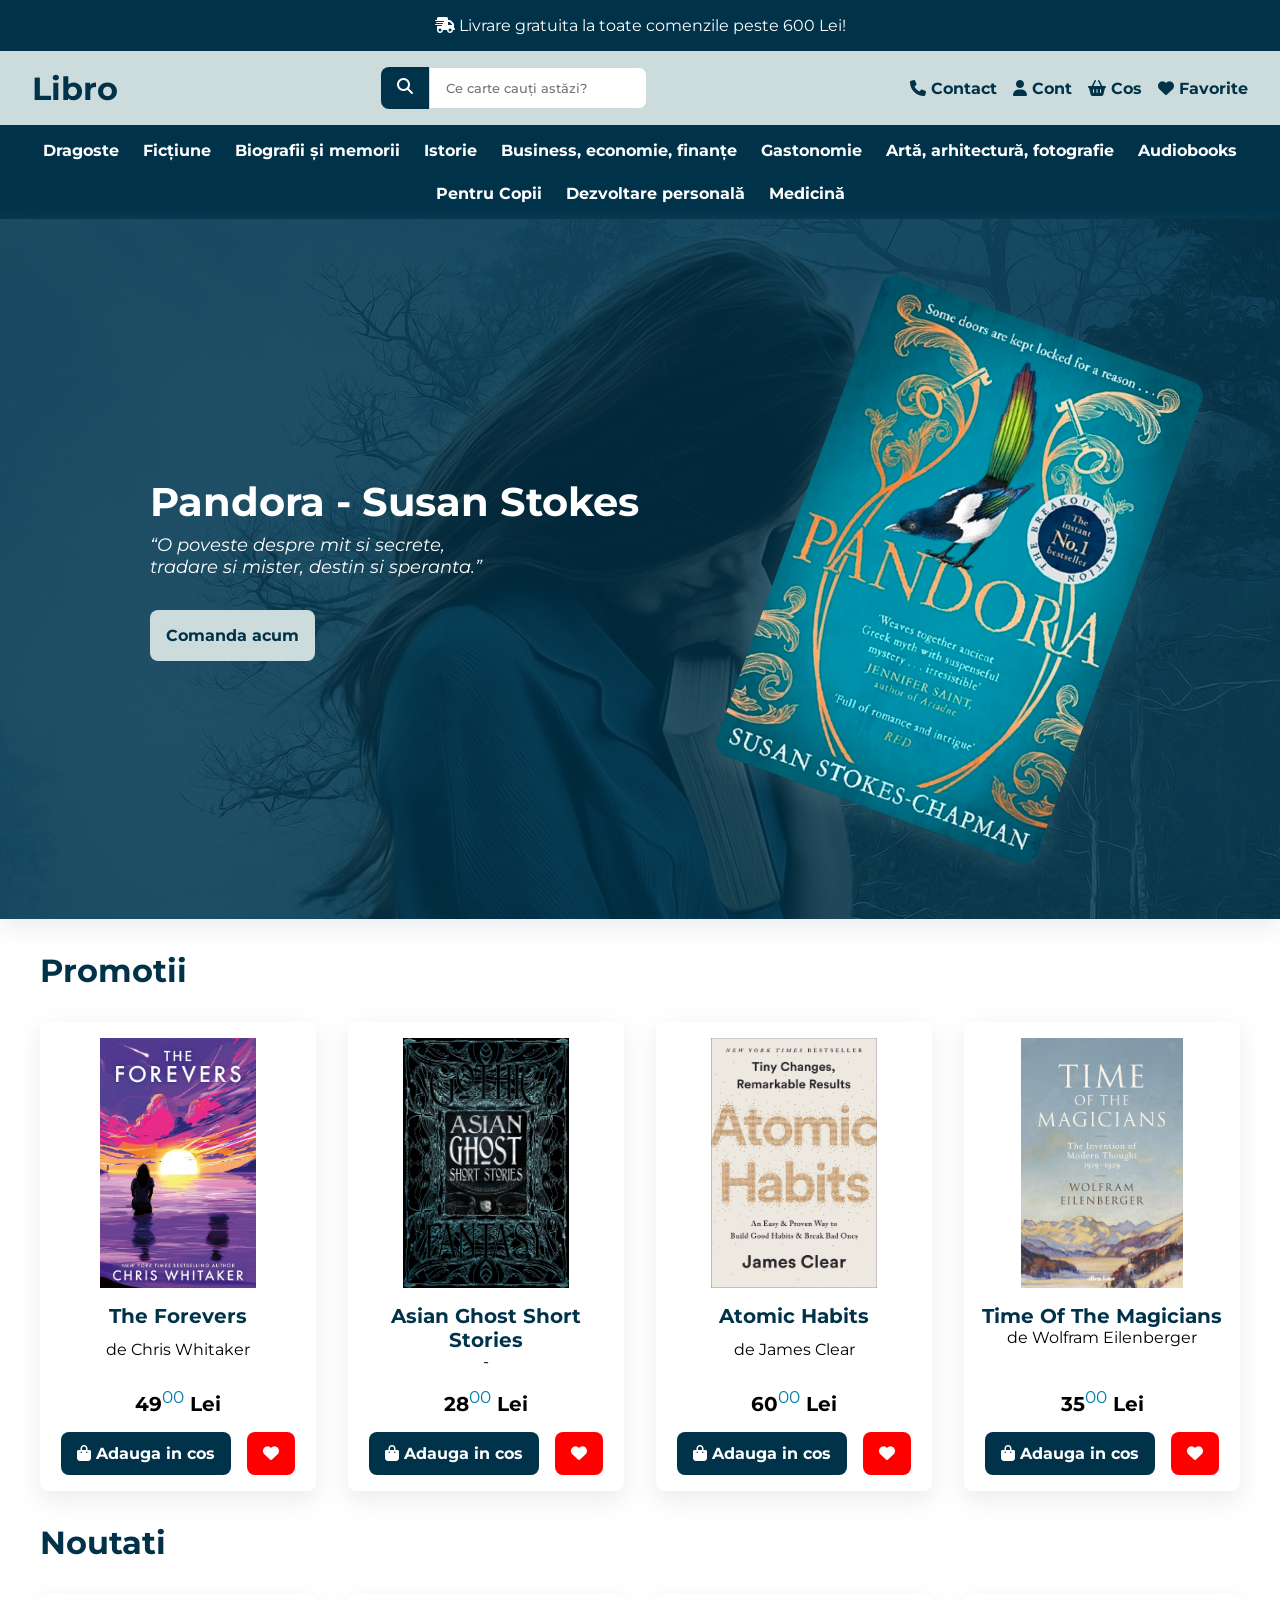
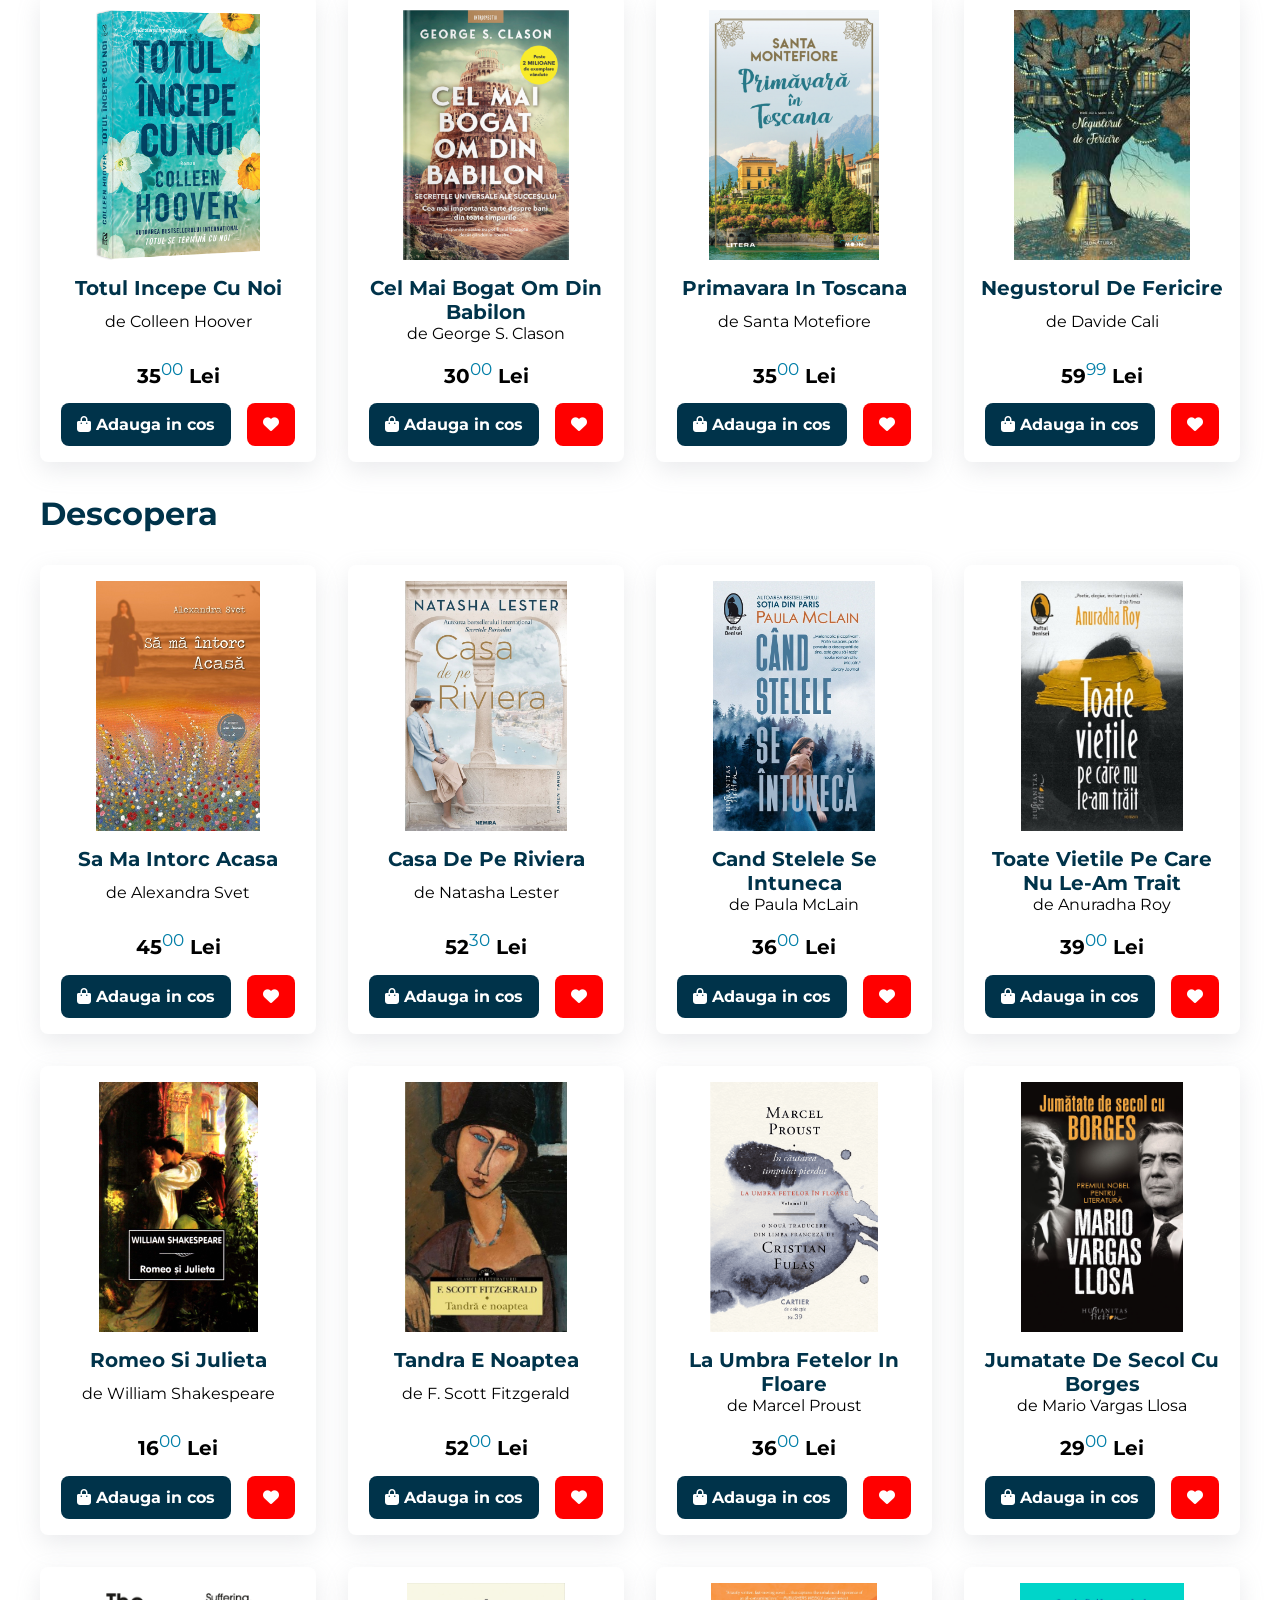
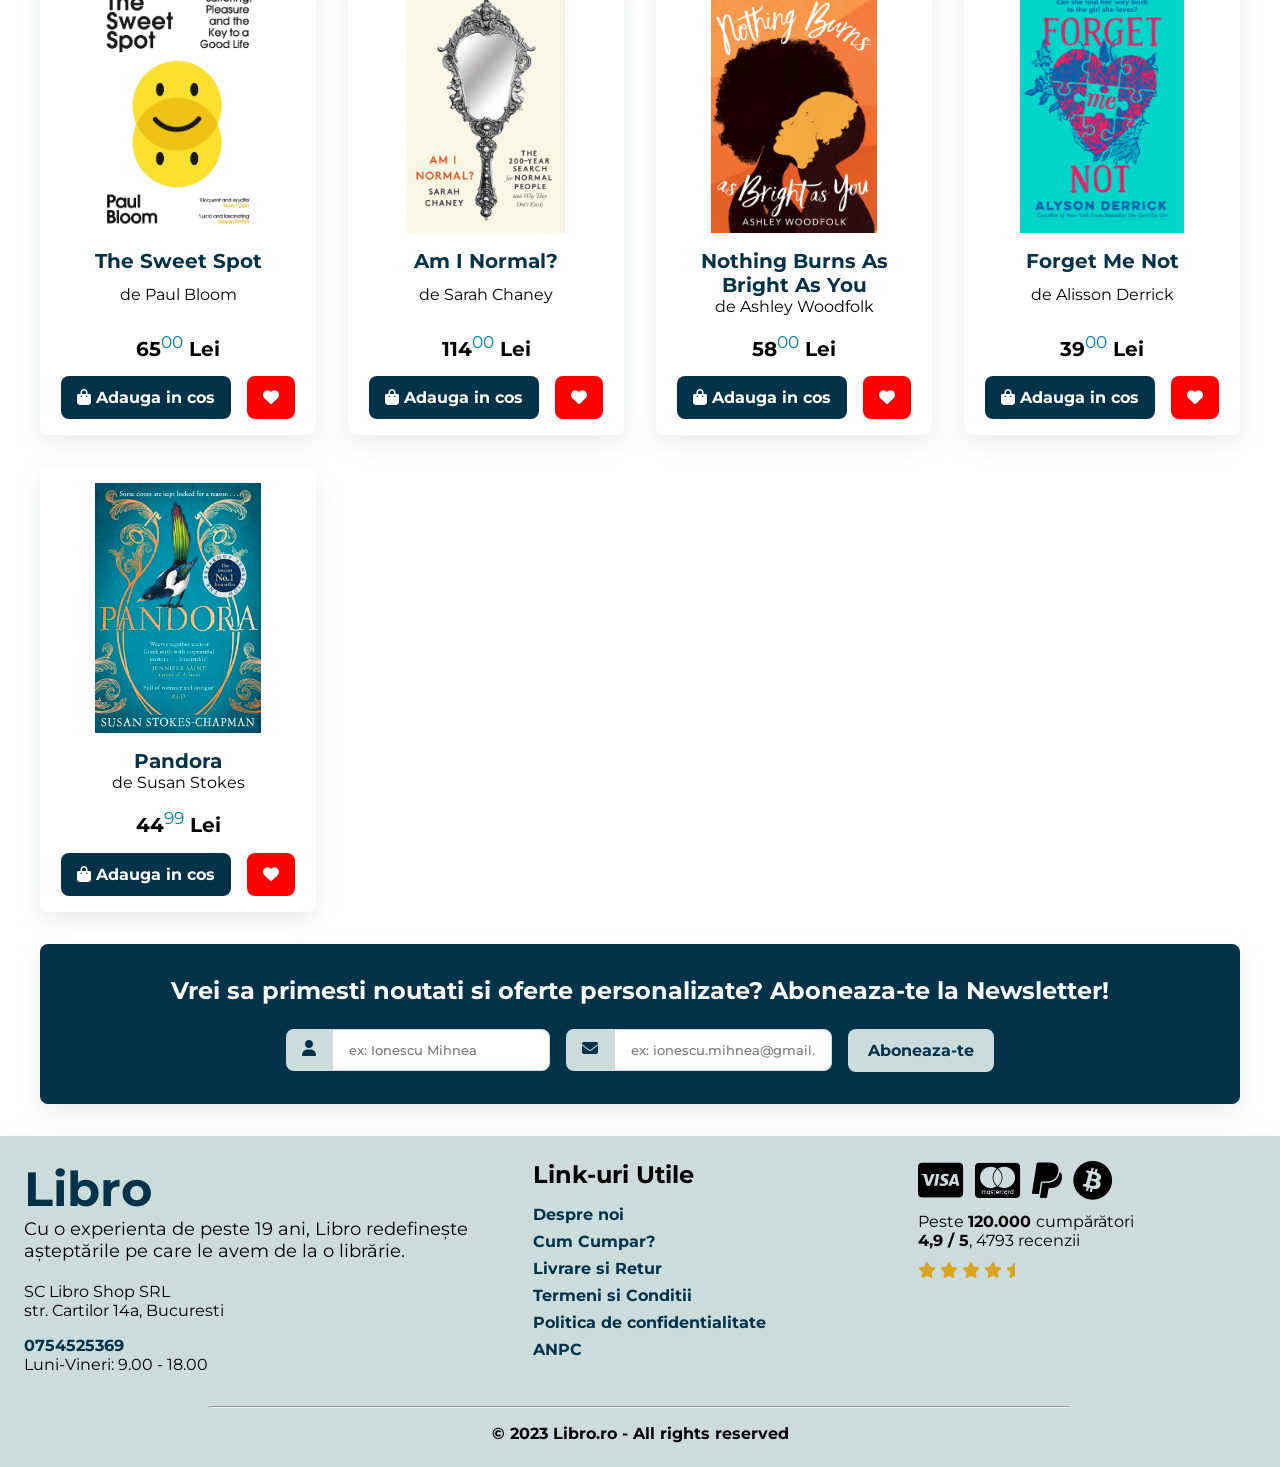
<file: index.html>
<!DOCTYPE html>
<html lang="en">
    <head>
        <meta charset="UTF-8" />
        <meta http-equiv="X-UA-Compatible" content="IE=edge" />
        <meta name="viewport" content="width=device-width, initial-scale=1.0" />
        <title>Libro - Autorii tai preferati intr-un singur loc</title>
        <link href="./styles.css" rel="stylesheet" />
        <link rel="preconnect" href="https://fonts.googleapis.com/" />
        <link rel="preconnect" href="https://fonts.gstatic.com/" crossorigin />
        <link
            href="https://fonts.googleapis.com/css2?family=Climate+Crisis&family=Montserrat:ital,wght@0,100;0,200;0,300;1,100;1,200;1,300&family=Roboto:wght@300&display=swap"
            rel="stylesheet"
        />
        <link
            rel="stylesheet"
            href="https://cdnjs.cloudflare.com/ajax/libs/font-awesome/6.4.0/css/all.min.css"
            integrity="sha512-iecdLmaskl7CVkqkXNQ/ZH/XLlvWZOJyj7Yy7tcenmpD1ypASozpmT/E0iPtmFIB46ZmdtAc9eNBvH0H/ZpiBw=="
            crossorigin="anonymous"
            referrerpolicy="no-referrer"
        />
    </head>
    <body>
        <!-- Navigation -->
        <header id="header">
            <div class="info">
                <p>
                    <i class="fa-solid fa-shipping-fast"></i> Livrare gratuita la toate comenzile
                    peste 600 Lei!
                </p>
            </div>
            <div class="main">
                <div class="logo">
                    <a class="logo" href="#">Libro</a>
                </div>
                <div class="search">
                    <div class="input-group">
                        <span class="icon"><i class="fa-solid fa-magnifying-glass"></i></span>
                        <input type="text" placeholder="Ce carte cauți astăzi?" />
                    </div>
                </div>
                <div class="links">
                    <a class="link" href="./contact.html">
                        <i class="fa-solid fa-phone"></i>
                        Contact
                    </a>
                    <a class="link" href="#">
                        <i class="fa-solid fa-user"></i>
                        Cont
                    </a>
                    <a class="link" href="#">
                        <i class="fa-solid fa-basket-shopping"></i>
                        Cos
                    </a>
                    <a class="link" href="#">
                        <i class="fa-solid fa-heart"></i>
                        Favorite
                    </a>
                </div>
            </div>
            <nav class="categories">
                <a class="category" href="#">Dragoste</a>
                <a class="category" href="#">Ficțiune</a>
                <a class="category" href="#">Biografii și memorii</a>
                <a class="category" href="#">Istorie</a>
                <a class="category" href="#">Business, economie, finanțe</a>
                <a class="category" href="#">Gastonomie</a>
                <a class="category" href="#">Artă, arhitectură, fotografie</a>
                <a class="category" href="#">Audiobooks</a>
                <a class="category" href="#">Pentru Copii</a>
                <a class="category" href="#">Dezvoltare personală</a>
                <a class="category" href="#">Medicină</a>
            </nav>
        </header>
        <!-- Hero -->
        <section id="hero">
            <div class="overlay">
                <div class="description">
                    <h1 class="title">Pandora - Susan Stokes</h1>
                    <q class="quote"
                        >O poveste despre mit si secrete, tradare si mister, destin si speranta.</q
                    >
                    <a class="order" href="#">Comanda acum</a>
                </div>
                <img class="book" src="./assets/hero-book.jpg" />
            </div>
        </section>

        <!-- Products -->
        <section id="promo" class="products-section">
            <h2 class="title">Promotii</h2>
            <div class="products">
                <div class="product">
                    <div class="image">
                        <img src="./assets/products/the-forevers.jpeg" />
                    </div>
                    <div class="details">
                        <h3 class="title">The Forevers</h3>
                        <p class="author">de Chris Whitaker</p>
                        <p class="price">49<sup>00</sup> Lei</p>
                    </div>
                    <div class="actions">
                        <a href="#" class="add-to-cart"
                            ><i class="fa-solid fa-bag-shopping"></i> Adauga in cos</a
                        >
                        <a href="#" class="add-to-wishlist"><i class="fa-solid fa-heart"></i></a>
                    </div>
                </div>
                <div class="product">
                    <div class="image">
                        <img src="./assets/products/asian-ghost.jpeg" />
                    </div>

                    <div class="details">
                        <h3 class="title">Asian ghost short stories</h3>
                        <p class="author">-</p>
                        <p class="price">28<sup>00</sup> Lei</p>
                    </div>
                    <div class="actions">
                        <a href="#" class="add-to-cart"
                            ><i class="fa-solid fa-bag-shopping"></i> Adauga in cos</a
                        >
                        <a href="#" class="add-to-wishlist"><i class="fa-solid fa-heart"></i></a>
                    </div>
                </div>
                <div class="product">
                    <div class="image">
                        <img src="./assets/products/atomic-habits.jpeg" />
                    </div>
                    <div class="details">
                        <h3 class="title">Atomic habits</h3>
                        <p class="author">de James Clear</p>
                        <p class="price">60<sup>00</sup> Lei</p>
                    </div>
                    <div class="actions">
                        <a href="#" class="add-to-cart"
                            ><i class="fa-solid fa-bag-shopping"></i> Adauga in cos</a
                        >
                        <a href="#" class="add-to-wishlist"><i class="fa-solid fa-heart"></i></a>
                    </div>
                </div>
                <div class="product">
                    <div class="image">
                        <img src="./assets/products/time-magicians.jpeg" />
                    </div>
                    <div class="details">
                        <div class="about">
                            <h3 class="title">Time of the magicians</h3>
                            <p class="author">de Wolfram Eilenberger</p>
                        </div>
                        <p class="price">35<sup>00</sup> Lei</p>
                    </div>
                    <div class="actions">
                        <a href="#" class="add-to-cart"
                            ><i class="fa-solid fa-bag-shopping"></i> Adauga in cos</a
                        >
                        <a href="#" class="add-to-wishlist"><i class="fa-solid fa-heart"></i></a>
                    </div>
                </div>
            </div>
        </section>

        <section id="news" class="products-section">
            <h2 class="title">Noutati</h2>
            <div class="products">
                <div class="product">
                    <div class="image">
                        <img src="./assets/products/totul-incepe-cu-noi.jpeg" />
                    </div>
                    <div class="details">
                        <h3 class="title">Totul incepe cu noi</h3>
                        <p class="author">de Colleen Hoover</p>
                        <p class="price">35<sup>00</sup> Lei</p>
                    </div>
                    <div class="actions">
                        <a href="#" class="add-to-cart"
                            ><i class="fa-solid fa-bag-shopping"></i> Adauga in cos</a
                        >
                        <a href="#" class="add-to-wishlist"><i class="fa-solid fa-heart"></i></a>
                    </div>
                </div>
                <div class="product">
                    <div class="image">
                        <img src="./assets/products/cel-mai-bogat.jpeg" />
                    </div>
                    <div class="details">
                        <h3 class="title">Cel mai bogat om din Babilon</h3>
                        <p class="author">de George S. Clason</p>
                        <p class="price">30<sup>00</sup> Lei</p>
                    </div>
                    <div class="actions">
                        <a href="#" class="add-to-cart"
                            ><i class="fa-solid fa-bag-shopping"></i> Adauga in cos</a
                        >
                        <a href="#" class="add-to-wishlist"><i class="fa-solid fa-heart"></i></a>
                    </div>
                </div>
                <div class="product">
                    <div class="image">
                        <img src="./assets/products/primavara-in-toscana.jpeg" />
                    </div>
                    <div class="details">
                        <h3 class="title">Primavara in Toscana</h3>
                        <p class="author">de Santa Motefiore</p>
                        <p class="price">35<sup>00</sup> Lei</p>
                    </div>
                    <div class="actions">
                        <a href="#" class="add-to-cart"
                            ><i class="fa-solid fa-bag-shopping"></i> Adauga in cos</a
                        >
                        <a href="#" class="add-to-wishlist"><i class="fa-solid fa-heart"></i></a>
                    </div>
                </div>
                <div class="product">
                    <div class="image">
                        <img src="./assets/products/negustorul-de-fericire.jpeg" />
                    </div>
                    <div class="details">
                        <h3 class="title">Negustorul de Fericire</h3>
                        <p class="author">de Davide Cali</p>
                        <p class="price">59<sup>99</sup> Lei</p>
                    </div>
                    <div class="actions">
                        <a href="#" class="add-to-cart"
                            ><i class="fa-solid fa-bag-shopping"></i> Adauga in cos</a
                        >
                        <a href="#" class="add-to-wishlist"><i class="fa-solid fa-heart"></i></a>
                    </div>
                </div>
            </div>
        </section>

        <section id="discover" class="products-section">
            <h2 class="title">Descopera</h2>
            <div class="products">
                <div class="product">
                    <div class="image">
                        <img src="./assets/products/sa-ma-intorc-acasa.jpg" />
                    </div>
                    <div class="details">
                        <h3 class="title">Sa ma intorc Acasa</h3>
                        <p class="author">de Alexandra Svet</p>
                        <p class="price">45<sup>00</sup> Lei</p>
                    </div>
                    <div class="actions">
                        <a href="#" class="add-to-cart"
                            ><i class="fa-solid fa-bag-shopping"></i> Adauga in cos</a
                        >
                        <a href="#" class="add-to-wishlist"><i class="fa-solid fa-heart"></i></a>
                    </div>
                </div>
                <div class="product">
                    <div class="image">
                        <img src="./assets/products/casa-de-pe-riviera.jpg" />
                    </div>
                    <div class="details">
                        <h3 class="title">Casa de pe Riviera</h3>
                        <p class="author">de Natasha Lester</p>
                        <p class="price">52<sup>30</sup> Lei</p>
                    </div>
                    <div class="actions">
                        <a href="#" class="add-to-cart"
                            ><i class="fa-solid fa-bag-shopping"></i> Adauga in cos</a
                        >
                        <a href="#" class="add-to-wishlist"><i class="fa-solid fa-heart"></i></a>
                    </div>
                </div>
                <div class="product">
                    <div class="image">
                        <img src="./assets/products/cand-stelele-se-intuneca.jpg" />
                    </div>
                    <div class="details">
                        <h3 class="title">Cand stelele se intuneca</h3>
                        <p class="author">de Paula McLain</p>
                        <p class="price">36<sup>00</sup> Lei</p>
                    </div>
                    <div class="actions">
                        <a href="#" class="add-to-cart"
                            ><i class="fa-solid fa-bag-shopping"></i> Adauga in cos</a
                        >
                        <a href="#" class="add-to-wishlist"><i class="fa-solid fa-heart"></i></a>
                    </div>
                </div>
                <div class="product">
                    <div class="image">
                        <img src="./assets/products/toate-vietile.jpg" />
                    </div>
                    <div class="details">
                        <h3 class="title">Toate vietile pe care nu le-am trait</h3>
                        <p class="author">de Anuradha Roy</p>
                        <p class="price">39<sup>00</sup> Lei</p>
                    </div>
                    <div class="actions">
                        <a href="#" class="add-to-cart"
                            ><i class="fa-solid fa-bag-shopping"></i> Adauga in cos</a
                        >
                        <a href="#" class="add-to-wishlist"><i class="fa-solid fa-heart"></i></a>
                    </div>
                </div>
                <div class="product">
                    <div class="image">
                        <img src="./assets/products/romeo-si-julieta.jpeg" />
                    </div>
                    <div class="details">
                        <h3 class="title">Romeo si Julieta</h3>
                        <p class="author">de William Shakespeare</p>
                        <p class="price">16<sup>00</sup> Lei</p>
                    </div>
                    <div class="actions">
                        <a href="#" class="add-to-cart"
                            ><i class="fa-solid fa-bag-shopping"></i> Adauga in cos</a
                        >
                        <a href="#" class="add-to-wishlist"><i class="fa-solid fa-heart"></i></a>
                    </div>
                </div>
                <div class="product">
                    <div class="image">
                        <img src="./assets/products/tandra-e-noaptea.jpeg" />
                    </div>
                    <div class="details">
                        <h3 class="title">Tandra e noaptea</h3>
                        <p class="author">de F. Scott Fitzgerald</p>
                        <p class="price">52<sup>00</sup> Lei</p>
                    </div>
                    <div class="actions">
                        <a href="#" class="add-to-cart"
                            ><i class="fa-solid fa-bag-shopping"></i> Adauga in cos</a
                        >
                        <a href="#" class="add-to-wishlist"><i class="fa-solid fa-heart"></i></a>
                    </div>
                </div>
                <div class="product">
                    <div class="image">
                        <img src="./assets/products/la-umbra-fetelor.jpeg" />
                    </div>
                    <div class="details">
                        <h3 class="title">La umbra fetelor in floare</h3>
                        <p class="author">de Marcel Proust</p>
                        <p class="price">36<sup>00</sup> Lei</p>
                    </div>
                    <div class="actions">
                        <a href="#" class="add-to-cart"
                            ><i class="fa-solid fa-bag-shopping"></i> Adauga in cos</a
                        >
                        <a href="#" class="add-to-wishlist"><i class="fa-solid fa-heart"></i></a>
                    </div>
                </div>
                <div class="product">
                    <div class="image">
                        <img src="./assets/products/jumatate-de-secol.jpeg" />
                    </div>
                    <div class="details">
                        <h3 class="title">Jumatate de secol cu Borges</h3>
                        <p class="author">de Mario Vargas Llosa</p>
                        <p class="price">29<sup>00</sup> Lei</p>
                    </div>
                    <div class="actions">
                        <a href="#" class="add-to-cart"
                            ><i class="fa-solid fa-bag-shopping"></i> Adauga in cos</a
                        >
                        <a href="#" class="add-to-wishlist"><i class="fa-solid fa-heart"></i></a>
                    </div>
                </div>
                <div class="product">
                    <div class="image">
                        <img src="./assets/products/the-sweet-spot.jpeg" />
                    </div>
                    <div class="details">
                        <h3 class="title">The sweet spot</h3>
                        <p class="author">de Paul Bloom</p>
                        <p class="price">65<sup>00</sup> Lei</p>
                    </div>
                    <div class="actions">
                        <a href="#" class="add-to-cart"
                            ><i class="fa-solid fa-bag-shopping"></i> Adauga in cos</a
                        >
                        <a href="#" class="add-to-wishlist"><i class="fa-solid fa-heart"></i></a>
                    </div>
                </div>
                <div class="product">
                    <div class="image">
                        <img src="./assets/products/am-i-normal.jpeg" />
                    </div>
                    <div class="details">
                        <h3 class="title">Am I normal?</h3>
                        <p class="author">de Sarah Chaney</p>
                        <p class="price">114<sup>00</sup> Lei</p>
                    </div>
                    <div class="actions">
                        <a href="#" class="add-to-cart"
                            ><i class="fa-solid fa-bag-shopping"></i> Adauga in cos</a
                        >
                        <a href="#" class="add-to-wishlist"><i class="fa-solid fa-heart"></i></a>
                    </div>
                </div>
                <div class="product">
                    <div class="image">
                        <img src="./assets/products/nothing-burns.jpeg" />
                    </div>
                    <div class="details">
                        <h3 class="title">Nothing burns as bright as you</h3>
                        <p class="author">de Ashley Woodfolk</p>
                        <p class="price">58<sup>00</sup> Lei</p>
                    </div>
                    <div class="actions">
                        <a href="#" class="add-to-cart"
                            ><i class="fa-solid fa-bag-shopping"></i> Adauga in cos</a
                        >
                        <a href="#" class="add-to-wishlist"><i class="fa-solid fa-heart"></i></a>
                    </div>
                </div>
                <div class="product">
                    <div class="image">
                        <img src="./assets/products/forget-me-not.jpeg" />
                    </div>
                    <div class="details">
                        <h3 class="title">Forget me not</h3>
                        <p class="author">de Alisson Derrick</p>
                        <p class="price">39<sup>00</sup> Lei</p>
                    </div>
                    <div class="actions">
                        <a href="#" class="add-to-cart"
                            ><i class="fa-solid fa-bag-shopping"></i> Adauga in cos</a
                        >
                        <a href="#" class="add-to-wishlist"><i class="fa-solid fa-heart"></i></a>
                    </div>
                </div>
                <div class="product">
                    <div class="image">
                        <img src="./assets/products/pandora.jpg" />
                    </div>
                    <div class="details">
                        <h3 class="title">Pandora</h3>
                        <p class="author">de Susan Stokes</p>
                        <p class="price">44<sup>99</sup> Lei</p>
                    </div>
                    <div class="actions">
                        <a href="#" class="add-to-cart"
                            ><i class="fa-solid fa-bag-shopping"></i> Adauga in cos</a
                        >
                        <a href="#" class="add-to-wishlist"><i class="fa-solid fa-heart"></i></a>
                    </div>
                </div>
            </div>
        </section>

        <!-- Newsletter -->
        <section id="newsletter">
            <h2 class="title">
                Vrei sa primesti noutati si oferte personalizate? Aboneaza-te la Newsletter!
            </h2>
            <form class="form">
                <div class="input-group">
                    <span class="icon"><i class="fa-solid fa-user"></i></span>
                    <input type="text" placeholder="ex: Ionescu Mihnea" name="name" required />
                </div>
                <div class="input-group">
                    <span class="icon"><i class="fa-solid fa-envelope"></i></span>
                    <input
                        type="email"
                        placeholder="ex: ionescu.mihnea@gmail.com"
                        name="mail"
                        required
                    />
                </div>
                <a class="submit" href="#">Aboneaza-te</a>
            </form>
        </section>

        <!-- Footer -->
        <footer id="footer">
            <div class="footer-grid">
                <div class="footer-left">
                    <a class="logo" href="#">Libro</a>
                    <p class="description">
                        Cu o experienta de peste 19 ani, Libro redefinește așteptările pe care le
                        avem de la o librărie.
                    </p>
                    <div class="contact">
                        <ul>
                            <li class="company">SC Libro Shop SRL</li>
                            <li class="address">str. Cartilor 14a, Bucuresti</li>
                            <li class="phone"><a href="tel:+40754525369">0754525369</a></li>
                            <li class="hours">Luni-Vineri: 9.00 - 18.00</li>
                        </ul>
                    </div>
                    <div class="social-media"></div>
                </div>
                <div class="footer-center">
                    <div class="title">
                        <p>Link-uri Utile</p>
                    </div>
                    <div class="links">
                        <ul>
                            <li><a href="#">Despre noi</a></li>
                            <li><a href="#">Cum Cumpar?</a></li>
                            <li><a href="#">Livrare si Retur</a></li>
                            <li><a href="#">Termeni si Conditii</a></li>
                            <li><a href="#">Politica de confidentialitate</a></li>
                            <li><a href="#">ANPC</a></li>
                        </ul>
                    </div>
                </div>
                <div class="footer-right">
                    <div class="payment-methods">
                        <i class="fa-brands fa-cc-visa"></i>
                        <i class="fa-brands fa-cc-mastercard"></i>
                        <i class="fa-brands fa-paypal"></i>
                        <i class="fa-brands fa-bitcoin"></i>
                    </div>
                    <div class="reviews">
                        <p>
                            Peste <strong> 120.000 </strong> cumpărători <br />
                            <strong>4,9 / 5</strong>, 4793 recenzii
                        </p>
                        <div class="star">
                            <i class="fa-solid fa-star"></i>
                            <i class="fa-solid fa-star"></i>
                            <i class="fa-solid fa-star"></i>
                            <i class="fa-solid fa-star"></i>
                            <i class="fa-solid fa-star-half"></i>
                        </div>
                    </div>
                </div>
            </div>
            <div class="copyright">
                <hr />
                <p>© 2023 Libro.ro - All rights reserved</p>
            </div>
        </footer>
    </body>
</html>
</file>
<file: styles.css>
:root {
    --primary-color: #007ea7;
    --light-color: #ccdbdc;
    --accent-light-color: #9ad1d4;
    --accent-dark-color: #80ced7;
    --dark-color: #00334a;
}

* {
    margin: 0;
    padding: 0;
    box-sizing: border-box;
}

body {
    font-family: 'Montserrat', sans-serif;
    overflow-x: hidden;
}

/* General Styles */

a {
    text-decoration: none;
    color: var(--dark-color);
    font-weight: bold;
}

a:hover {
    color: var(--primary-color);
}

.input-group {
    display: flex;
}
.input-group .icon {
    display: block;
    padding: 0.5rem 1rem;
    border-radius: 0.5rem 0 0 0.5rem;
    background-color: var(--light-color);
    line-height: 1.5rem;
    color: var(--dark-color);
}

.input-group input {
    display: block;
    width: 100%;
    padding: 0.5rem 1rem;
    line-height: 1.5rem;
    font-weight: 500;
    font-family: inherit;
    border-radius: 0 0.5rem 0.5rem 0;
    border: 1px solid var(--light-color);
    transition: border 0.3s ease;
    min-width: 12rem;
}
.input-group input:focus {
    outline: none;
    border-color: var(--primary-color);
}

/* Navigation */
#header .info {
    background-color: var(--dark-color);
    color: white;
    padding: 1rem;
    text-align: center;
}

#header .main {
    background-color: var(--light-color);
    color: var(--dark-color);
    padding: 1rem 2rem;
    display: flex;
    align-items: center;
    justify-content: space-between;
    flex-wrap: wrap;
    gap: 1rem;
}

#header .main .logo {
    font-size: 2rem;
    font-weight: bold;
}

#header .main .search .icon {
    background-color: var(--dark-color);
    color: white;
}

#header .main .links {
    display: flex;
    gap: 1rem;
}

#header .categories {
    padding: 1rem 2rem;
    background-color: var(--dark-color);
    display: flex;
    justify-content: center;
    gap: 1.5rem;
    flex-wrap: wrap;
}

#header .categories .category {
    color: white;
}

#header .categories .category:hover {
    color: var(--accent-light-color);
}

/* Hero */

#hero {
    background-image: url('./assets/hero-image.jpg');
    background-position: center;
    background-size: cover;
    background-repeat: no-repeat;
    height: 700px;
    box-shadow: rgba(149, 157, 165, 0.2) 0px 0.5rem 1.5rem;
}

#hero .overlay {
    background-color: rgba(0, 50, 73, 0.8);
    width: 100%;
    height: 100%;
    display: flex;
    justify-content: space-evenly;
    align-items: center;
}

#hero .overlay .description {
    color: white;
    display: flex;
    flex-direction: column;
}

#hero .overlay .description .title {
    font-weight: bold;
    font-size: 2.5rem;
    margin-bottom: 0.5rem;
}

#hero .overlay .description .quote {
    font-style: italic;
    font-size: 1.125rem;
    max-width: 22rem;
    margin-bottom: 2rem;
}

#hero .overlay .description .order {
    width: fit-content;
    padding: 1rem;
    border-radius: 0.5rem;
    background-color: var(--light-color);
    color: var(--dark-color);
    transition: all 0.3s ease;
}

#hero .overlay .description .order:hover {
    background-color: var(--dark-color);
    color: var(--light-color);
}

#hero .overlay .book {
    max-height: 32rem;
    transform: rotate(20deg);
    box-shadow: rgba(255, 255, 255, 0.1) 0 0.5rem 1.5rem;
    border-radius: 1rem;
    transition: all 0.3s ease;
}

#hero .overlay .book:hover {
    transform: scale(1.1);
}

/* Products */

.products-section {
    max-width: 1200px;
    margin: 2rem auto;
}

.products-section .title {
    font-size: 2rem;
    font-weight: bold;
    color: var(--dark-color);
    margin-bottom: 2rem;
}

.products {
    display: grid;
    grid-template-columns: repeat(4, 1fr);
    gap: 2rem;
}

.products .product {
    border-radius: 0.5rem;
    box-shadow: rgba(149, 157, 165, 0.2) 0px 0.5rem 1.5rem;
    padding: 1rem;
    display: flex;
    flex-direction: column;
    justify-content: space-between;
}

.products .product .image {
    width: 100%;
    height: 250px;
}

.products .product .image img {
    width: 100%;
    height: 100%;
    object-fit: contain;
}

.products .product .details {
    margin-top: 1rem;
    display: flex;
    flex-direction: column;
    justify-content: space-between;
    height: 100%;
}

.products .product .details .title {
    text-align: center;
    text-transform: capitalize;
    font-size: 1.25rem;
    margin-bottom: 0;
}

.products .product .details .author {
    text-align: center;
}

.products .product .details .description {
    margin-top: 0.5rem;
    overflow: hidden;
    display: -webkit-box;
    word-break: break-all;
    -webkit-line-clamp: 2;
    -webkit-box-orient: vertical;
}

.products .product .details .price {
    margin-top: 1rem;
    text-align: center;
    font-size: 1.25rem;
    font-weight: bold;
}

.products .product .details .price sup {
    color: var(--primary-color);
    font-weight: 400;
}

.products .product .actions {
    display: flex;
    align-items: center;
    justify-content: center;
    gap: 1rem;
    flex-wrap: wrap;
    margin-top: 1rem;
}

.products .product .actions .add-to-cart {
    padding: 0.75rem 1rem;
    background-color: var(--dark-color);
    color: white;
    border-radius: 0.5rem;
    transition: all 0.3s ease;
}

.products .product .actions .add-to-cart:hover {
    background-color: var(--light-color);
    color: var(--dark-color);
}

.products .product .actions .add-to-wishlist {
    padding: 0.75rem 1rem;
    background-color: red;
    color: white;
    border-radius: 0.5rem;
    transition: all 0.3s ease;
}

.products .product .actions .add-to-wishlist:hover {
    background-color: white;
    color: red;
}

/* Newsletter */

#newsletter {
    margin: 2rem auto 2rem;
    padding: 2rem 1.5rem;
    border-radius: 0.5rem;
    background-color: var(--dark-color);
    box-shadow: rgba(149, 157, 165, 0.2) 0px 0.5rem 1.5rem;
    color: white;
    max-width: 1200px;
    width: 100%;
}

#newsletter .title {
    text-align: center;
    margin-bottom: 1.5rem;
}

#newsletter .form {
    display: flex;
    gap: 1rem;
    align-items: center;
    justify-content: center;
}

#newsletter .form .submit {
    background-color: var(--light-color);
    padding: 0.75rem 1.25rem;
    border-radius: 0.5rem;
}

/* Footer */

#footer {
    padding: 1.5rem;
    background-color: var(--light-color);
    box-shadow: rgba(149, 157, 165, 0.2) 0px 0.5rem 1.5rem;
}

#footer .title {
    font-size: 1.5rem;
    font-weight: bold;
    margin-bottom: 1rem;
}

#footer .footer-left .logo {
    font-size: 3rem;
}

#footer .footer-left .description {
    font-size: 1.125rem;
    max-width: 28rem;
}

#footer .footer-grid {
    display: grid;
    grid-template-columns: 40% 30% 30%;
    gap: 1rem;
}

#footer .footer-left .contact {
    margin-top: 1.25rem;
}

#footer .footer-left .contact ul {
    list-style: none;
}

#footer .footer-left .contact ul .phone {
    margin-top: 1rem;
}

#footer .footer-center .links ul {
    list-style: none;
}

#footer .footer-center .links li {
    margin-top: 0.5rem;
}

#footer .footer-right .payment-methods {
    display: flex;
    gap: 0.725rem;
    font-size: 2.5rem;
}

#footer .footer-right .reviews p {
    margin: 0.725rem 0;
}

#footer .footer-right .reviews .star {
    color: goldenrod;
}

#footer .copyright {
    text-align: center;
    font-weight: bold;
}

#footer .copyright hr {
    width: 70%;
    margin: 2rem auto 1rem;
}

/* Media queries */
@media screen and (max-width: 1200px) {
    #newsletter {
        width: 100%;
        border-radius: 0;
        margin-bottom: 0;
    }
}

@media screen and (max-width: 1150px) {
    .products-section .title {
        text-align: center;
    }

    .products {
        grid-template-columns: repeat(3, 1fr);
    }
}

@media screen and (max-width: 860px) {
    .products {
        grid-template-columns: repeat(2, 1fr);
    }
}

@media screen and (max-width: 767px) {
    #footer .footer-grid {
        grid-template-columns: 1fr;
    }
}

@media screen and (max-width: 700px) {
    #newsletter .form {
        flex-direction: column;
    }
}

@media screen and (max-width: 570px) {
    .products {
        grid-template-columns: 1fr;
        justify-items: center;
    }

    .products .product {
        width: fit-content;
    }
}
</file>
